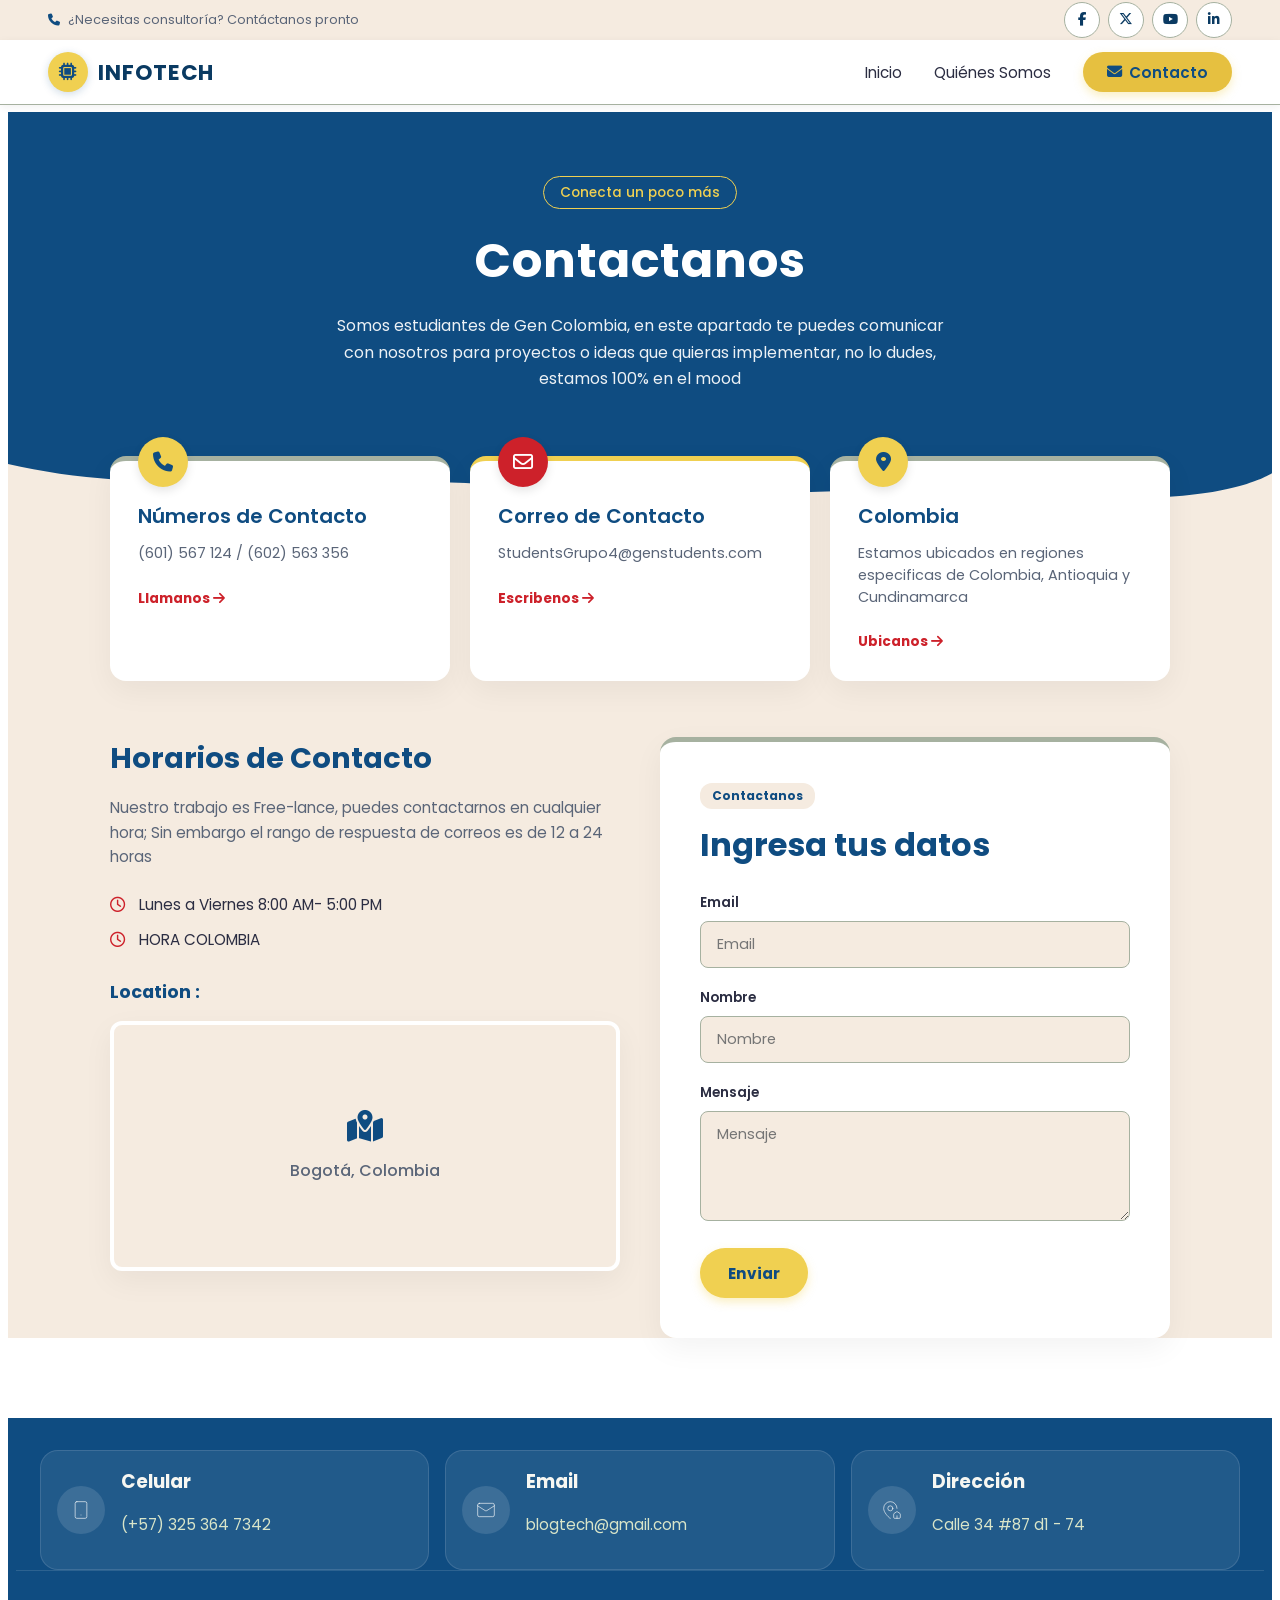
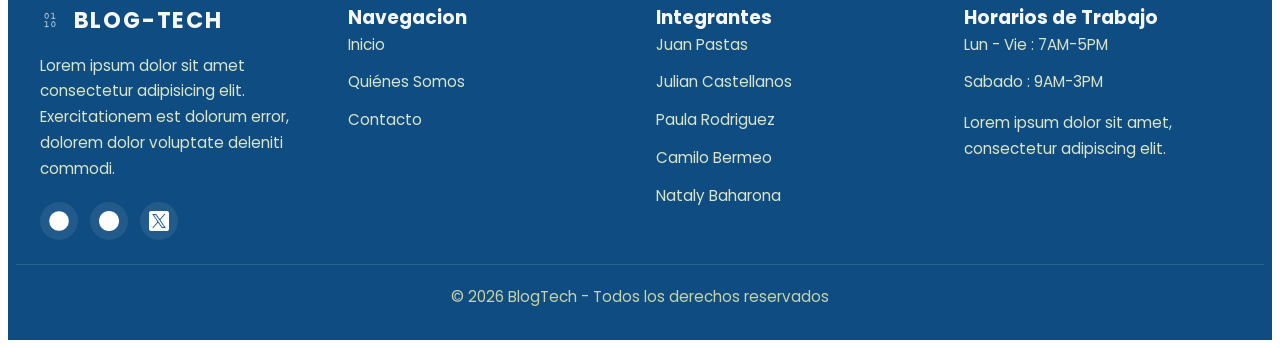
<file: contacto.html>
<!DOCTYPE html>
<html lang="es">
<head>
    <meta charset="UTF-8">
    <meta name="viewport" content="width=device-width, initial-scale=1.0">
    <title>InfoTech — Contacto</title>

    <!-- NO TOCAR: estilos del menú (Juan) -->
    <link rel="stylesheet" href="https://cdnjs.cloudflare.com/ajax/libs/font-awesome/6.5.2/css/all.min.css">
    <link rel="stylesheet" href="css/navigation.css">

    <!-- SÍ TOCAR: acá van los estilos de ustedes -->
    <link rel="stylesheet" href="css/page-layout.css">
    <link rel="stylesheet" href="css/contacto.css">
    <link rel="stylesheet" href="css/styleFooter.css">
</head>
<body>

    <!-- ===== INICIO DEL MENÚ (Juan) — no editar ===== -->
    <header class="site-header">
        <div class="top-bar">
            <p class="top-bar__text">
                <i class="fa-solid fa-phone top-bar__icon" aria-hidden="true"></i>
                ¿Necesitas consultoría? Contáctanos pronto
            </p>
            <ul class="social-links">
                <li><a href="#" aria-label="Facebook"><i class="fa-brands fa-facebook-f" aria-hidden="true"></i></a></li>
                <li><a href="#" aria-label="X"><i class="fa-brands fa-x-twitter" aria-hidden="true"></i></a></li>
                <li><a href="#" aria-label="YouTube"><i class="fa-brands fa-youtube" aria-hidden="true"></i></a></li>
                <li><a href="#" aria-label="LinkedIn"><i class="fa-brands fa-linkedin-in" aria-hidden="true"></i></a></li>
            </ul>
        </div>
        <nav class="main-nav" aria-label="Navegación principal">
            <a href="index.html" class="logo">
                <span class="logo-icon" aria-hidden="true"><i class="fa-solid fa-microchip"></i></span>
                InfoTech
            </a>
            <ul class="nav-links">
                <li><a href="index.html" class="nav-link">Inicio</a></li>
                <li><a href="quienes-somos.html" class="nav-link">Quiénes Somos</a></li>
                <li><a href="contacto.html" class="nav-link nav-link--cta is-active"><i class="fa-solid fa-envelope" aria-hidden="true"></i> Contacto</a></li>
            </ul>
        </nav>
    </header>
    <!-- ===== FIN DEL MENÚ ===== -->

    <!-- EQUIPO: empiecen a escribir su código desde acá ↓ -->

    <div class="contacto-page page-shell">
        <section class="page-hero">
            <a href="#" class="badge">Conecta un poco más</a>
            <h1>Contactanos</h1>
            <p>Somos estudiantes de Gen Colombia, en este apartado te puedes comunicar con nosotros para proyectos o ideas que quieras implementar, no lo dudes, estamos 100% en el mood</p>
            <div class="wave-separator">
                <svg data-name="Layer 1" xmlns="http://www.w3.org/2000/svg" viewBox="0 0 1200 120" preserveAspectRatio="none" aria-hidden="true">
                    <path d="M0,0 C150,90 350,10 500,60 C650,110 850,30 1000,70 C1150,110 1200,20 1200,20 L1200,120 L0,120 Z" class="shape-fill"></path>
                </svg>
            </div>
        </section>

        <section class="cards-container" aria-label="Datos de contacto">
            <article class="info-card">
                <div class="icon-badge"><i class="fa-solid fa-phone" aria-hidden="true"></i></div>
                <h3>Números de Contacto</h3>
                <p>(601) 567 124 / (602) 563 356</p>
                <a href="#" class="card-link">Llamanos <i class="fa-solid fa-arrow-right" aria-hidden="true"></i></a>
            </article>

            <article class="info-card featured">
                <div class="icon-badge"><i class="fa-regular fa-envelope" aria-hidden="true"></i></div>
                <h3>Correo de Contacto</h3>
                <p>StudentsGrupo4@genstudents.com</p>
                <a href="mailto:StudentsGrupo4@genstudents.com" class="card-link">Escribenos <i class="fa-solid fa-arrow-right" aria-hidden="true"></i></a>
            </article>

            <article class="info-card">
                <div class="icon-badge"><i class="fa-solid fa-location-dot" aria-hidden="true"></i></div>
                <h3>Colombia</h3>
                <p>Estamos ubicados en regiones especificas de Colombia, Antioquia y Cundinamarca</p>
                <a href="#" class="card-link">Ubicanos <i class="fa-solid fa-arrow-right" aria-hidden="true"></i></a>
            </article>
        </section>

        <main class="main-content">
            <section class="column-left">
                <h2>Horarios de Contacto</h2>
                <p>Nuestro trabajo es Free-lance, puedes contactarnos en cualquier hora; Sin embargo el rango de respuesta de correos es de 12 a 24 horas</p>

                <ul class="time-list">
                    <li><i class="fa-regular fa-clock" aria-hidden="true"></i> <span>Lunes a Viernes 8:00 AM- 5:00 PM</span></li>
                    <li><i class="fa-regular fa-clock" aria-hidden="true"></i> <span>HORA COLOMBIA</span></li>
                </ul>

                <h4>Location :</h4>
                <div class="map-box">
                    <div class="map-fallback">
                        <i class="fa-solid fa-map-location-dot fa-2x map-icon" aria-hidden="true"></i>
                        <p>Bogotá, Colombia</p>
                    </div>
                </div>
            </section>

            <section class="column-right">
                <div class="form-box">
                    <span class="form-badge">Contactanos</span>
                    <h2>Ingresa tus datos</h2>

                    <form action="#">
                        <div class="form-group">
                            <label for="txt-email">Email</label>
                            <input type="email" id="txt-email" placeholder="Email" required>
                        </div>

                        <div class="form-group">
                            <label for="txt-name">Nombre</label>
                            <input type="text" id="txt-name" placeholder="Nombre" required>
                        </div>

                        <div class="form-group">
                            <label for="txt-message">Mensaje</label>
                            <textarea id="txt-message" rows="4" placeholder="Mensaje" required></textarea>
                        </div>

                        <button type="submit" class="btn-submit">Enviar</button>
                    </form>
                </div>
            </section>
        </main>
    </div>

    <footer class="site-footer">
        <div class="site-footer__top">
            <div class="footer-card">
                <div class="footer-card__icon"><img src="assets/celular.svg" alt="Phone icon"></div>
                <div>
                    <h3>Celular</h3>
                    <p>(+57) 325 364 7342</p>
                </div>
            </div>
            <div class="footer-card">
                <div class="footer-card__icon"><img src="assets/email.svg" alt="Email icon"></div>
                <div>
                    <h3>Email</h3>
                    <p>blogtech@gmail.com</p>
                </div>
            </div>
            <div class="footer-card">
                <div class="footer-card__icon"><img src="assets/direccion.svg" alt="Address icon"></div>
                <div>
                    <h3>Dirección</h3>
                    <p>Calle 34 #87 d1 - 74</p>
                </div>
            </div>
        </div>

        <div class="site-footer__main">
            <div class="footer-about">
                <div class="footer-about__brand">
                    <img src="assets/binary.svg" alt="BlogTech logo">
                    <h2>BLOG-TECH</h2>
                </div>
                <p>Lorem ipsum dolor sit amet consectetur adipisicing elit. Exercitationem est dolorum error, dolorem dolor voluptate deleniti commodi.</p>
                <div class="footer-social">
                    <a href="#" aria-label="Facebook"><img src="assets/facebook.png" alt="Facebook"></a>
                    <a href="#" aria-label="Instagram"><img src="assets/instagram.png" alt="Instagram"></a>
                    <a href="#" aria-label="Twitter"><img src="assets/x.png" alt="Twitter"></a>
                </div>
            </div>
            <div class="footer-links">
                <h3>Navegacion</h3>
                <ul>
                    <li><a href="index.html">Inicio</a></li>
                    <li><a href="quienes-somos.html">Quiénes Somos</a></li>
                    <li><a href="contacto.html">Contacto</a></li>
                </ul>
            </div>
            <div class="footer-links">
                <h3>Integrantes</h3>
                <ul>
                    <li>Juan Pastas</li>
                    <li>Julian Castellanos</li>
                    <li>Paula Rodriguez</li>
                    <li>Camilo Bermeo</li>
                    <li>Nataly Baharona</li>
                </ul>
            </div>
            <div class="footer-hours">
                <h3>Horarios de Trabajo</h3>
                <ul>
                    <li>Lun - Vie : 7AM-5PM</li>
                    <li>Sabado : 9AM-3PM</li>
                </ul>
                <p>Lorem ipsum dolor sit amet, consectetur adipiscing elit.</p>
            </div>
        </div>

        <div class="site-footer__bottom">
            © 2026 BlogTech - Todos los derechos reservados
        </div>
    </footer>
</body>
</html>
</file>
<file: css/navigation.css>
/* Menú de navegación — Juan (Tarea 3). El equipo usa styles.css */

@import url("https://fonts.googleapis.com/css2?family=Poppins:wght@400;500;600;700&display=swap");

/*
 * Paleta unificada InfoTech (contacto + footer + sitio)
 */
:root {
  --brand-azul: #0f4c81;
  --brand-azul-dark: #0a3a62;
  --brand-crema: #f5ebe0;
  --brand-crema-suave: #d0b18a;
  --brand-amarillo: #f0d051;
  --brand-amarillo-hover: #e6c040;
  --brand-verde: #a6b1a0;
  --brand-acento: #cd212a;
  --brand-blanco: #ffffff;
  --brand-texto: #2b2d42;
  --brand-texto-muted: #5a6578;
  --brand-footer-text: #d9e5c9;
  --brand-footer-heading: #f7f7f2;
  --brand-footer-muted: #c4d3aa;
  --max-width: 1100px;
  --radius-card: 16px;
  --radius-pill: 999px;
  --shadow-card: 0 10px 30px rgba(0, 0, 0, 0.05);
  --nav-height: 104px;

  /* aliases nav / blog */
  --nav-sage: var(--brand-crema);
  --nav-sage-deep: #ebe3d6;
  --nav-border: var(--brand-verde);
  --nav-forest-dark: var(--brand-azul-dark);
  --nav-forest: var(--brand-azul);
  --nav-forest-mid: #1a5a8f;
  --nav-accent: var(--brand-amarillo);
  --nav-accent-hover: var(--brand-amarillo-hover);
  --nav-accent-light: #fdf6d8;
  --nav-white: var(--brand-blanco);
  --nav-text: var(--brand-texto);
  --nav-text-muted: var(--brand-texto-muted);
  --nav-cream: var(--brand-crema);
  --nav-lime: var(--brand-amarillo);
  --nav-lime-hover: var(--brand-amarillo-hover);
  --nav-text-dark: var(--brand-texto);
}

body {
  padding-top: var(--nav-height);
}

.site-header {
  position: fixed;
  top: 0;
  left: 0;
  width: 100%;
  z-index: 1000;
  font-family: "Poppins", system-ui, sans-serif;
}

/* Barra superior */
.site-header .top-bar {
  display: flex;
  align-items: center;
  justify-content: space-between;
  height: 40px;
  padding: 0 3rem;
  background-color: var(--nav-sage);
  font-size: 0.8rem;
  color: var(--nav-text-muted);
}

.site-header .top-bar__text {
  display: flex;
  align-items: center;
  gap: 0.5rem;
}

.site-header .top-bar__icon {
  font-size: 0.75rem;
  color: var(--nav-forest);
}

.site-header .social-links {
  display: flex;
  align-items: center;
  gap: 0.5rem;
  list-style: none;
  margin: 0;
  padding: 0;
}

.site-header .social-links a {
  display: flex;
  align-items: center;
  justify-content: center;
  width: 34px;
  height: 34px;
  border-radius: 50%;
  background-color: var(--nav-white);
  border: 1px solid var(--nav-border);
  color: var(--nav-forest-dark);
  font-size: 0.85rem;
  text-decoration: none;
}

.site-header .social-links a:hover {
  background-color: var(--nav-forest);
  color: var(--nav-white);
  border-color: var(--nav-forest);
}

/* Barra principal */
.site-header .main-nav {
  display: flex;
  align-items: center;
  justify-content: space-between;
  height: 64px;
  padding: 0 3rem;
  background-color: var(--nav-white);
  border-bottom: 1px solid var(--nav-border);
  box-shadow: 0 2px 8px rgba(0, 0, 0, 0.06);
}

.site-header .logo {
  display: flex;
  align-items: center;
  gap: 0.65rem;
  text-decoration: none;
  color: var(--nav-forest-dark);
  font-size: 1.35rem;
  font-weight: 700;
  letter-spacing: 0.04em;
  text-transform: uppercase;
}

.site-header .logo-icon {
  display: flex;
  align-items: center;
  justify-content: center;
  width: 40px;
  height: 40px;
  border-radius: 50%;
  background-color: var(--brand-amarillo);
  color: var(--brand-azul);
  font-size: 1.1rem;
  box-shadow: 0 2px 8px rgba(15, 76, 129, 0.2);
}

.site-header .nav-links {
  display: flex;
  align-items: center;
  gap: 2rem;
  list-style: none;
  margin: 0;
  padding: 0;
}

.site-header .nav-link {
  text-decoration: none;
  color: var(--nav-text);
  font-size: 0.95rem;
}

.site-header .nav-link:hover {
  color: var(--nav-forest);
}

.site-header .nav-link.is-active {
  font-weight: 600;
  color: var(--nav-forest);
}

.site-header .nav-link--cta {
  display: inline-flex;
  align-items: center;
  gap: 0.45rem;
  padding: 0.55rem 1.5rem;
  border-radius: var(--radius-pill);
  background-color: var(--brand-amarillo);
  color: var(--brand-azul);
  font-weight: 600;
  box-shadow: 0 4px 10px rgba(240, 208, 81, 0.35);
}

.site-header .nav-link--cta:hover {
  background-color: var(--nav-lime-hover);
}

.site-header .nav-link--cta.is-active {
  background-color: var(--nav-lime-hover);
}

@media (max-width: 768px) {
  :root {
    --nav-height: 140px;
  }

  .site-header .top-bar,
  .site-header .main-nav {
    flex-direction: column;
    height: auto;
    gap: 0.75rem;
    padding: 0.75rem 1rem;
    text-align: center;
  }

  .site-header .nav-links {
    flex-wrap: wrap;
    justify-content: center;
    gap: 1rem;
  }
}
</file>
<file: css/page-layout.css>
/* Layout compartido — hero + onda (contacto, quiénes somos) */

.page-shell {
  font-family: "Poppins", system-ui, sans-serif;
  color: var(--brand-texto);
  background-color: var(--brand-crema);
}

.page-hero {
  background-color: var(--brand-azul);
  color: var(--brand-blanco);
  text-align: center;
  padding: 4rem 1.25rem 7.5rem;
  position: relative;
}

.page-hero .badge {
  display: inline-block;
  border: 1.5px solid var(--brand-amarillo);
  color: var(--brand-amarillo);
  padding: 0.35rem 1rem;
  border-radius: var(--radius-pill);
  font-size: 0.85rem;
  text-decoration: none;
  margin-bottom: 1rem;
  font-weight: 500;
  transition: 0.3s;
  background: transparent;
}

a.page-hero .badge:hover,
.page-hero a.badge:hover {
  background-color: var(--brand-amarillo);
  color: var(--brand-azul);
}

.page-hero h1 {
  font-size: clamp(2rem, 5vw, 3rem);
  margin: 0 0 1rem;
  letter-spacing: 0.02em;
}

.page-hero p {
  max-width: 38rem;
  margin: 0 auto;
  font-size: 1rem;
  opacity: 0.92;
  line-height: 1.65;
}

.wave-separator {
  position: absolute;
  bottom: -2px;
  left: 0;
  width: 100%;
  overflow: hidden;
  line-height: 0;
}

.wave-separator svg {
  display: block;
  width: calc(100% + 1.3px);
  height: 50px;
}

.wave-separator .shape-fill {
  fill: var(--brand-crema);
}

.page-card {
  max-width: var(--max-width);
  margin: -3.5rem auto 4rem;
  padding: 2.5rem;
  background: var(--brand-blanco);
  border-radius: var(--radius-card);
  box-shadow: var(--shadow-card);
  border-top: 5px solid var(--brand-verde);
  position: relative;
  z-index: 2;
}

.page-card h2 {
  color: var(--brand-azul);
  font-size: 1.35rem;
  margin: 2rem 0 0.75rem;
}

.page-card h2:first-of-type {
  margin-top: 0;
}

.page-card p {
  color: #555;
  font-size: 0.95rem;
  line-height: 1.65;
  margin: 0 0 1rem;
}

@media (max-width: 768px) {
  .page-card {
    margin: -2.5rem 1rem 3rem;
    padding: 1.5rem;
  }
}
</file>
<file: css/contacto.css>
/* Contacto — Paula (paleta unificada) */

.contacto-page *,
.contacto-page *::before,
.contacto-page *::after {
  box-sizing: border-box;
}

.contacto-page .cards-container {
  max-width: var(--max-width);
  margin: -3.5rem auto 3.5rem;
  padding: 0 1.25rem;
  display: grid;
  grid-template-columns: repeat(3, 1fr);
  gap: 1.25rem;
  position: relative;
  z-index: 10;
}

.contacto-page .info-card {
  background-color: var(--brand-blanco);
  padding: 2.5rem 1.75rem 1.75rem;
  border-radius: var(--radius-card);
  box-shadow: var(--shadow-card);
  position: relative;
  border-top: 5px solid var(--brand-verde);
  transition: transform 0.3s ease, box-shadow 0.3s ease;
}

.contacto-page .info-card:hover {
  transform: translateY(-8px);
  box-shadow: 0 20px 45px rgba(0, 0, 0, 0.12);
}

.contacto-page .info-card.featured {
  border-top-color: var(--brand-amarillo);
}

.contacto-page .icon-badge {
  position: absolute;
  top: -1.5rem;
  left: 1.75rem;
  width: 50px;
  height: 50px;
  background-color: var(--brand-amarillo);
  color: var(--brand-azul);
  border-radius: 50%;
  text-align: center;
  line-height: 50px;
  font-size: 1.25rem;
  box-shadow: 0 4px 10px rgba(0, 0, 0, 0.1);
}

.contacto-page .info-card.featured .icon-badge {
  background-color: var(--brand-acento);
  color: var(--brand-blanco);
}

.contacto-page .info-card h3 {
  font-size: 1.25rem;
  margin: 0 0 0.75rem;
  font-weight: 600;
  color: var(--brand-azul);
}

.contacto-page .info-card p {
  font-size: 0.9rem;
  line-height: 1.5;
  color: var(--brand-texto-muted);
  margin: 0 0 1.25rem;
}

.contacto-page .info-card .card-link {
  color: var(--brand-acento);
  text-decoration: none;
  font-size: 0.85rem;
  font-weight: bold;
}

.contacto-page .main-content {
  max-width: var(--max-width);
  margin: 0 auto 5rem;
  padding: 0 1.25rem;
  display: grid;
  grid-template-columns: 1fr 1fr;
  gap: 2.5rem;
}

.contacto-page .column-left h2 {
  font-size: 1.8rem;
  color: var(--brand-azul);
  margin: 0 0 1rem;
}

.contacto-page .column-left > p {
  font-size: 0.95rem;
  line-height: 1.6;
  margin: 0 0 1.5rem;
  color: var(--brand-texto-muted);
}

.contacto-page .time-list {
  list-style: none;
  margin: 0 0 1.75rem;
  padding: 0;
}

.contacto-page .time-list li {
  margin-bottom: 0.75rem;
  font-size: 0.95rem;
}

.contacto-page .time-list li i {
  margin-right: 0.65rem;
  color: var(--brand-acento);
}

.contacto-page .column-left h4 {
  font-size: 1.1rem;
  margin: 0 0 1rem;
  color: var(--brand-azul);
}

.contacto-page .map-box {
  width: 100%;
  height: 250px;
  background-color: var(--brand-crema);
  border-radius: 12px;
  border: 4px solid var(--brand-blanco);
  box-shadow: var(--shadow-card);
  position: relative;
}

.contacto-page .map-fallback {
  position: absolute;
  inset: 0;
  display: flex;
  flex-direction: column;
  align-items: center;
  justify-content: center;
  color: var(--brand-texto-muted);
  font-weight: 500;
}

.contacto-page .map-fallback p {
  margin: 0.5rem 0 0;
}

.contacto-page .form-box {
  background-color: var(--brand-blanco);
  padding: 2.5rem;
  border-radius: var(--radius-card);
  box-shadow: var(--shadow-card);
  border-top: 5px solid var(--brand-verde);
}

.contacto-page .form-badge {
  display: inline-block;
  background-color: var(--brand-crema);
  color: var(--brand-azul);
  padding: 0.25rem 0.75rem;
  border-radius: 12px;
  font-size: 0.75rem;
  font-weight: bold;
  margin-bottom: 0.75rem;
}

.contacto-page .form-box h2 {
  font-size: 2rem;
  color: var(--brand-azul);
  margin: 0 0 1.5rem;
}

.contacto-page .form-group {
  margin-bottom: 1.25rem;
}

.contacto-page .form-group label {
  display: block;
  font-size: 0.85rem;
  font-weight: 600;
  margin-bottom: 0.5rem;
  color: var(--brand-texto);
}

.contacto-page .form-group input,
.contacto-page .form-group textarea {
  width: 100%;
  padding: 0.75rem 1rem;
  border: 1.5px solid var(--brand-verde);
  background-color: var(--brand-crema);
  border-radius: 8px;
  font-size: 0.9rem;
  color: var(--brand-texto);
  font-family: inherit;
  transition: 0.3s;
}

.contacto-page .form-group input:focus,
.contacto-page .form-group textarea:focus {
  outline: none;
  border-color: var(--brand-azul);
  background-color: var(--brand-blanco);
}

.contacto-page .btn-submit {
  display: inline-block;
  background-color: var(--brand-amarillo);
  color: var(--brand-azul);
  border: none;
  padding: 0.85rem 1.75rem;
  border-radius: var(--radius-pill);
  font-size: 0.95rem;
  font-weight: bold;
  cursor: pointer;
  transition: 0.3s;
  box-shadow: 0 4px 10px rgba(240, 208, 81, 0.35);
  font-family: inherit;
}

.contacto-page .btn-submit:hover {
  background-color: var(--brand-acento);
  color: var(--brand-blanco);
  box-shadow: 0 4px 10px rgba(205, 33, 42, 0.3);
}

.contacto-page .map-fallback .map-icon {
  color: var(--brand-azul);
  margin-bottom: 0.5rem;
}

@media (max-width: 768px) {
  .contacto-page .cards-container,
  .contacto-page .main-content {
    grid-template-columns: 1fr;
  }

  .contacto-page .cards-container {
    margin-top: -2.5rem;
  }
}
</file>
<file: css/styleFooter.css>
.site-footer {
  background: var(--brand-azul);
  color: var(--brand-footer-text);
  font-family: "Poppins", system-ui, sans-serif;
}

.site-footer a {
  color: inherit;
  text-decoration: none;
}

.site-footer__top,
.site-footer__main {
  max-width: 1200px;
  margin: 0 auto;
}

.site-footer__top {
  display: grid;
  grid-template-columns: repeat(3, minmax(180px, 1fr));
  gap: 1rem;
  padding: 2rem 1.5rem 0;
}

.footer-card {
  display: flex;
  align-items: center;
  gap: 1rem;
  padding: 1rem;
  background: rgba(255, 255, 255, 0.08);
  border: 1px solid rgba(255, 255, 255, 0.12);
  border-radius: 18px;
}

.footer-card__icon {
  width: 48px;
  height: 48px;
  display: grid;
  place-items: center;
  border-radius: 50%;
  background: rgba(255, 255, 255, 0.12);
}

.footer-card__icon img,
.footer-about__brand img,
.footer-social img {
  width: 20px;
  height: auto;
  filter: brightness(0) invert(1);
}

.footer-card h3,
.footer-about h2,
.footer-links h3,
.footer-hours h3 {
  margin: 0;
  color: var(--brand-footer-heading);
}

.footer-card p,
.footer-about p,
.footer-links li,
.footer-links li a,
.footer-hours p,
.footer-hours li {
  color: var(--brand-footer-text);
  font-size: 0.95rem;
  line-height: 1.7;
}

.site-footer__main {
  display: grid;
  grid-template-columns: repeat(4, minmax(180px, 1fr));
  gap: 2rem;
  padding: 2rem 1.5rem 1.5rem;
  border-top: 1px solid rgba(255, 255, 255, 0.12);
}

.footer-about__brand {
  display: flex;
  align-items: center;
  gap: 0.85rem;
  margin-bottom: 1rem;
}

.footer-about h2 {
  font-size: 1.4rem;
  letter-spacing: 0.08em;
  text-transform: uppercase;
}

.footer-about p {
  margin: 0 0 1.25rem;
}

.footer-social {
  display: flex;
  gap: 0.75rem;
}

.footer-social a {
  display: inline-flex;
  align-items: center;
  justify-content: center;
  width: 38px;
  height: 38px;
  background: rgba(255, 255, 255, 0.08);
  border-radius: 50%;
  transition: background 0.2s;
}

.footer-social a:hover {
  background: rgba(255, 255, 255, 0.18);
}

.footer-links ul,
.footer-hours ul {
  list-style: none;
  padding: 0;
  margin: 0;
  display: grid;
  gap: 0.75rem;
}

.footer-links a:hover {
  color: var(--brand-amarillo);
}

.site-footer__bottom {
  max-width: 1200px;
  margin: 0 auto;
  padding: 1.25rem 1.5rem 2rem;
  border-top: 1px solid rgba(255, 255, 255, 0.12);
  text-align: center;
  color: var(--brand-footer-muted);
  font-size: 0.95rem;
}

@media (max-width: 900px) {
  .site-footer__top,
  .site-footer__main {
    grid-template-columns: 1fr 1fr;
  }
}

@media (max-width: 640px) {
  .site-footer__top,
  .site-footer__main {
    grid-template-columns: 1fr;
  }

  .footer-card {
    flex-direction: column;
    text-align: left;
  }
}
</file>
